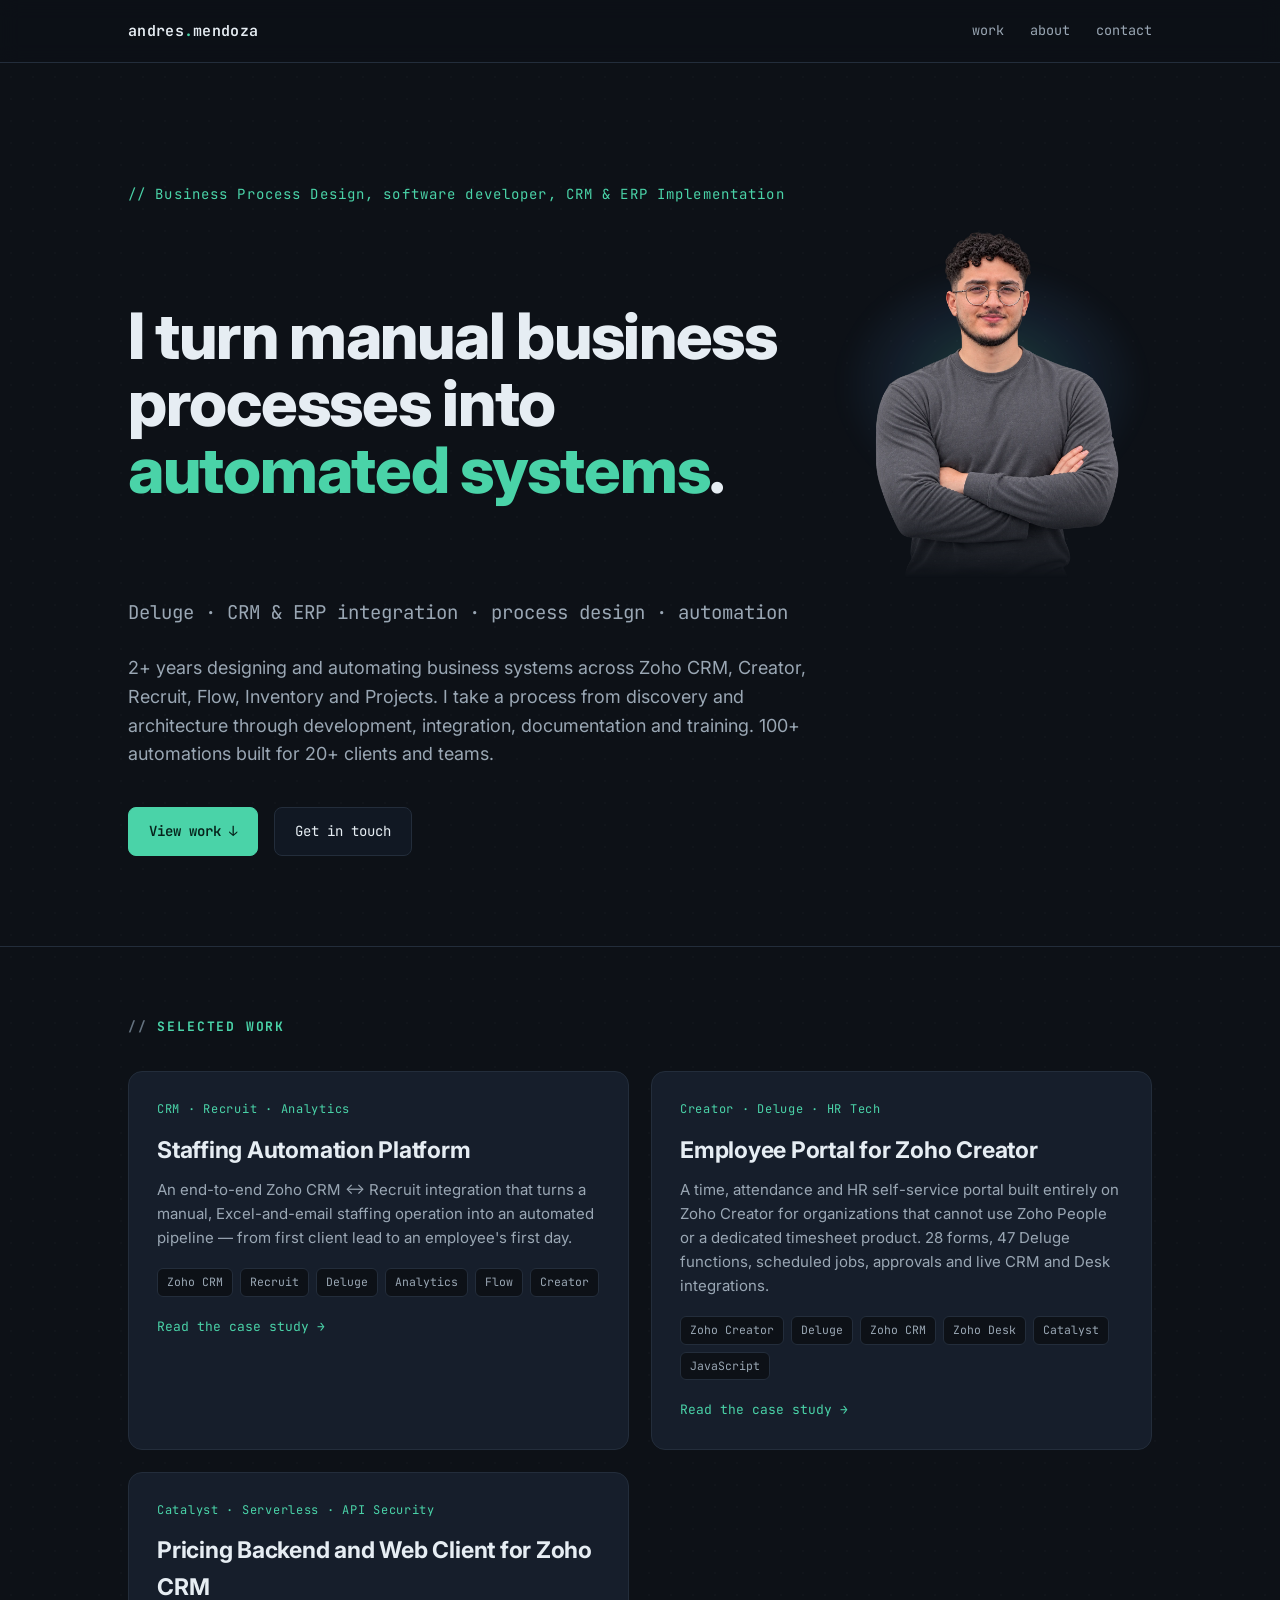
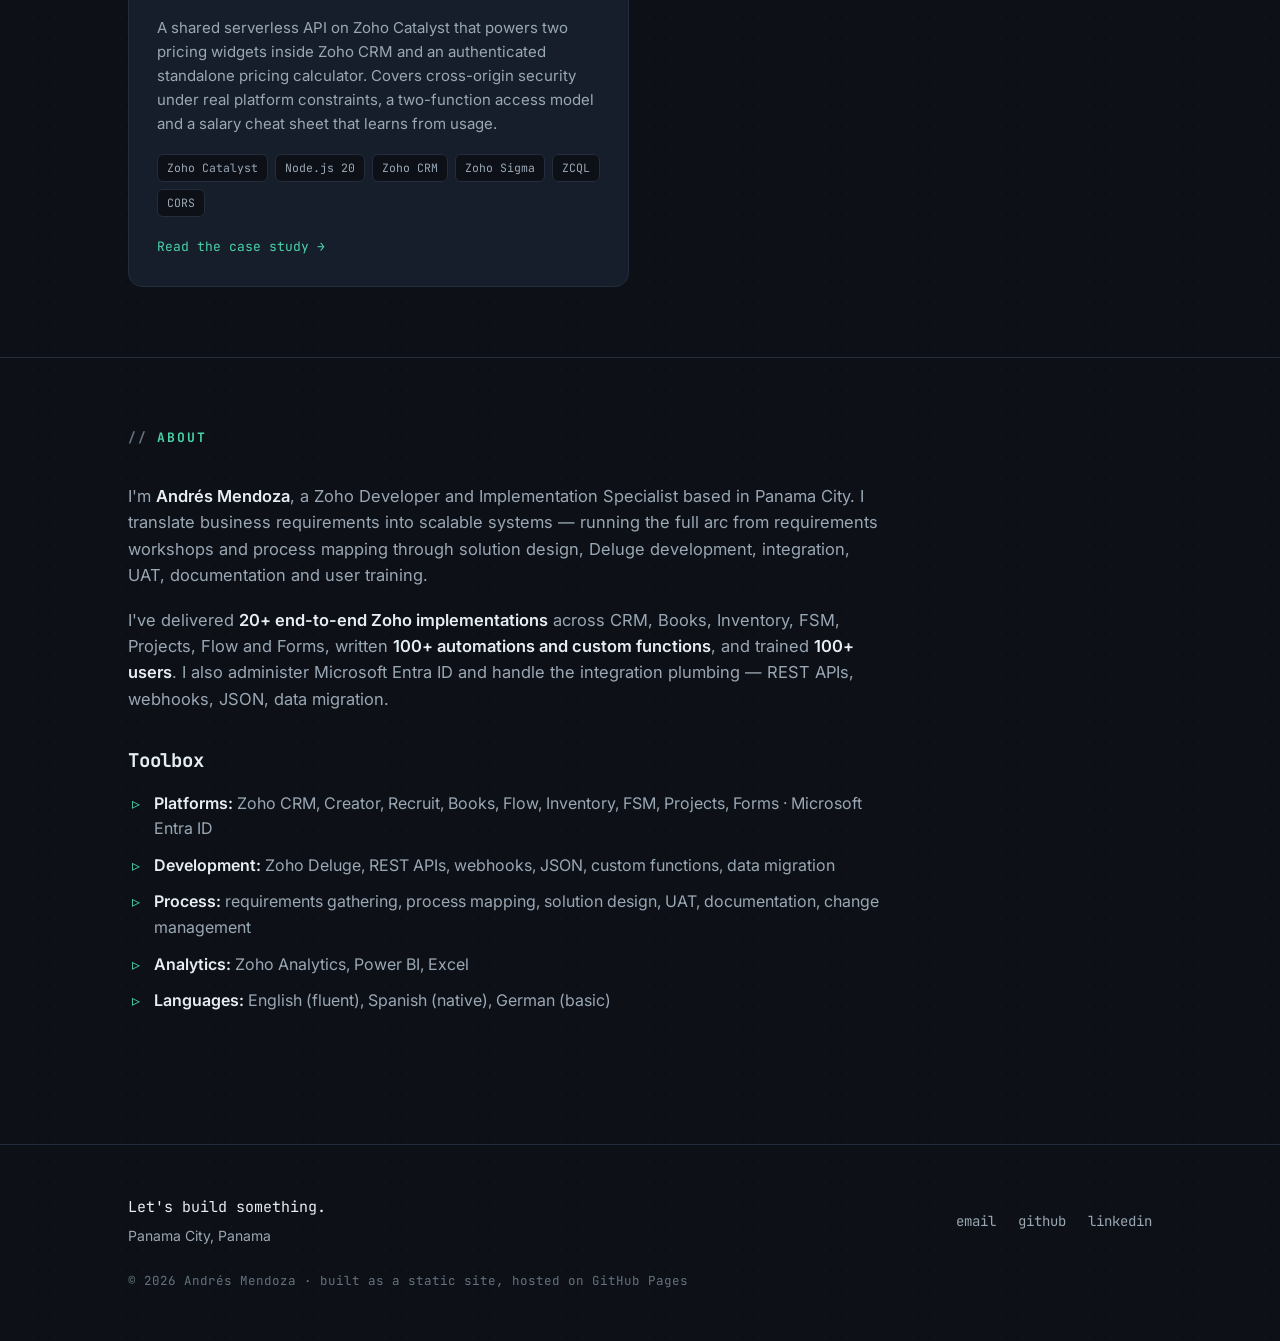
<file: index.html>
<!DOCTYPE html>
<html lang="en">
<head>
<meta charset="utf-8">
<meta name="viewport" content="width=device-width, initial-scale=1">
<title>Andrés Mendoza — Business Process Design, software developer, CRM & ERP Implementation</title>
<meta name="description" content="Andrés Mendoza — Zoho Developer & Implementation Specialist. Business systems, Deluge automation, CRM & ERP integration.">
<link rel="preconnect" href="https://fonts.googleapis.com">
<link rel="preconnect" href="https://fonts.gstatic.com" crossorigin>
<link href="https://fonts.googleapis.com/css2?family=Inter:wght@400;500;600;700;800&family=JetBrains+Mono:wght@400;500;600&display=swap" rel="stylesheet">
<link rel="stylesheet" href="assets/style.css">
<link rel="icon" href="data:image/svg+xml,<svg xmlns='http://www.w3.org/2000/svg' viewBox='0 0 100 100'><text y='.9em' font-size='90' font-family='monospace' fill='%234ad3a8'>&gt;</text></svg>">
</head>
<body>

<nav>
  <div class="wrap">
    <span class="brand">andres<span class="px">.</span>mendoza</span>
    <div class="links">
      <a href="#work">work</a>
      <a href="#about">about</a>
      <a href="#contact">contact</a>
    </div>
  </div>
</nav>

<header class="hero">
  <div class="wrap hero-grid">
    <div class="hero-photo">
      <img src="assets/img/andres-mendoza.webp" width="1199" height="1312" alt="Portrait of Andrés Mendoza" fetchpriority="high">
    </div>
    <div class="hero-text">
    <div class="kick mono">// Business Process Design, software developer, CRM & ERP Implementation</div>
    <h1>I turn manual business<br>processes into <span class="accent">automated systems</span>.</h1>
    <div class="role mono">Deluge · CRM &amp; ERP integration · process design · automation</div>
    <p class="lede">2+ years designing and automating business systems across Zoho CRM, Creator, Recruit, Flow, Inventory and Projects. I take a process from discovery and architecture through development, integration, documentation and training. 100+ automations built for 20+ clients and teams.</p>
    <div class="cta">
      <a class="btn primary" href="#work">View work ↓</a>
      <a class="btn" href="mailto:andresmendozaerna@gmail.com">Get in touch</a>
    </div>
    </div>
  </div>
</header>

<section class="sec" id="work">
  <div class="wrap">
    <h2>Selected work</h2>
    <div class="grid">

      <a class="card reveal" href="projects/staffing-automation.html">
        <div class="ptag mono">CRM · Recruit · Analytics</div>
        <h3>Staffing Automation Platform</h3>
        <p>An end-to-end Zoho CRM ↔ Recruit integration that turns a manual, Excel-and-email staffing operation into an automated pipeline — from first client lead to an employee's first day.</p>
        <div class="stack">
          <span class="chip">Zoho CRM</span>
          <span class="chip">Recruit</span>
          <span class="chip">Deluge</span>
          <span class="chip">Analytics</span>
          <span class="chip">Flow</span>
          <span class="chip">Creator</span>
        </div>
        <div class="arrow mono">Read the case study →</div>
      </a>

      <a class="card reveal" href="projects/employee-portal-zoho-creator.html">
        <div class="ptag mono">Creator · Deluge · HR Tech</div>
        <h3>Employee Portal for Zoho Creator</h3>
        <p>A time, attendance and HR self-service portal built entirely on Zoho Creator for organizations that cannot use Zoho People or a dedicated timesheet product. 28 forms, 47 Deluge functions, scheduled jobs, approvals and live CRM and Desk integrations.</p>
        <div class="stack">
          <span class="chip">Zoho Creator</span>
          <span class="chip">Deluge</span>
          <span class="chip">Zoho CRM</span>
          <span class="chip">Zoho Desk</span>
          <span class="chip">Catalyst</span>
          <span class="chip">JavaScript</span>
        </div>
        <div class="arrow mono">Read the case study →</div>
      </a>

      <a class="card reveal" href="projects/pricing-backend-zoho-catalyst.html">
        <div class="ptag mono">Catalyst · Serverless · API Security</div>
        <h3>Pricing Backend and Web Client for Zoho CRM</h3>
        <p>A shared serverless API on Zoho Catalyst that powers two pricing widgets inside Zoho CRM and an authenticated standalone pricing calculator. Covers cross-origin security under real platform constraints, a two-function access model and a salary cheat sheet that learns from usage.</p>
        <div class="stack">
          <span class="chip">Zoho Catalyst</span>
          <span class="chip">Node.js 20</span>
          <span class="chip">Zoho CRM</span>
          <span class="chip">Zoho Sigma</span>
          <span class="chip">ZCQL</span>
          <span class="chip">CORS</span>
        </div>
        <div class="arrow mono">Read the case study →</div>
      </a>

    </div>
  </div>
</section>

<section class="sec" id="about">
  <div class="wrap">
    <h2>About</h2>
    <div class="prose">
      <p>I'm <strong>Andrés Mendoza</strong>, a Zoho Developer and Implementation Specialist based in Panama City. I translate business requirements into scalable systems — running the full arc from requirements workshops and process mapping through solution design, Deluge development, integration, UAT, documentation and user training.</p>
      <p>I've delivered <strong>20+ end-to-end Zoho implementations</strong> across CRM, Books, Inventory, FSM, Projects, Flow and Forms, written <strong>100+ automations and custom functions</strong>, and trained <strong>100+ users</strong>. I also administer Microsoft Entra ID and handle the integration plumbing — REST APIs, webhooks, JSON, data migration.</p>
      <h3>Toolbox</h3>
      <ul>
        <li><strong>Platforms:</strong> Zoho CRM, Creator, Recruit, Books, Flow, Inventory, FSM, Projects, Forms · Microsoft Entra ID</li>
        <li><strong>Development:</strong> Zoho Deluge, REST APIs, webhooks, JSON, custom functions, data migration</li>
        <li><strong>Process:</strong> requirements gathering, process mapping, solution design, UAT, documentation, change management</li>
        <li><strong>Analytics:</strong> Zoho Analytics, Power BI, Excel</li>
        <li><strong>Languages:</strong> English (fluent), Spanish (native), German (basic)</li>
      </ul>
    </div>
  </div>
</section>

<footer id="contact">
  <div class="wrap">
    <div>
      <div class="mono" style="color:var(--text); font-size:15px; margin-bottom:6px;">Let's build something.</div>
      <div class="mute" style="font-size:14px;">Panama City, Panama</div>
    </div>
    <div class="links">
      <a href="mailto:andresmendozaerna@gmail.com">email</a>
      <a href="https://github.com/AndresDarioMendoza2910" target="_blank" rel="noopener">github</a>
      <a href="https://www.linkedin.com/in/andr%C3%A9s-dar%C3%ADo-mendoza-bernal-420b4b1bb/" target="_blank" rel="noopener">linkedin</a>
    </div>
  </div>
  <div class="wrap"><div class="copy mono" style="margin-top:24px;">© 2026 Andrés Mendoza · built as a static site, hosted on GitHub Pages</div></div>
</footer>

<script>
// scroll reveal
const io=new IntersectionObserver((es)=>{es.forEach(e=>{if(e.isIntersecting){e.target.classList.add('in');io.unobserve(e.target);}})},{threshold:.15});
document.querySelectorAll('.reveal').forEach(el=>io.observe(el));
</script>
</body>
</html>
</file>
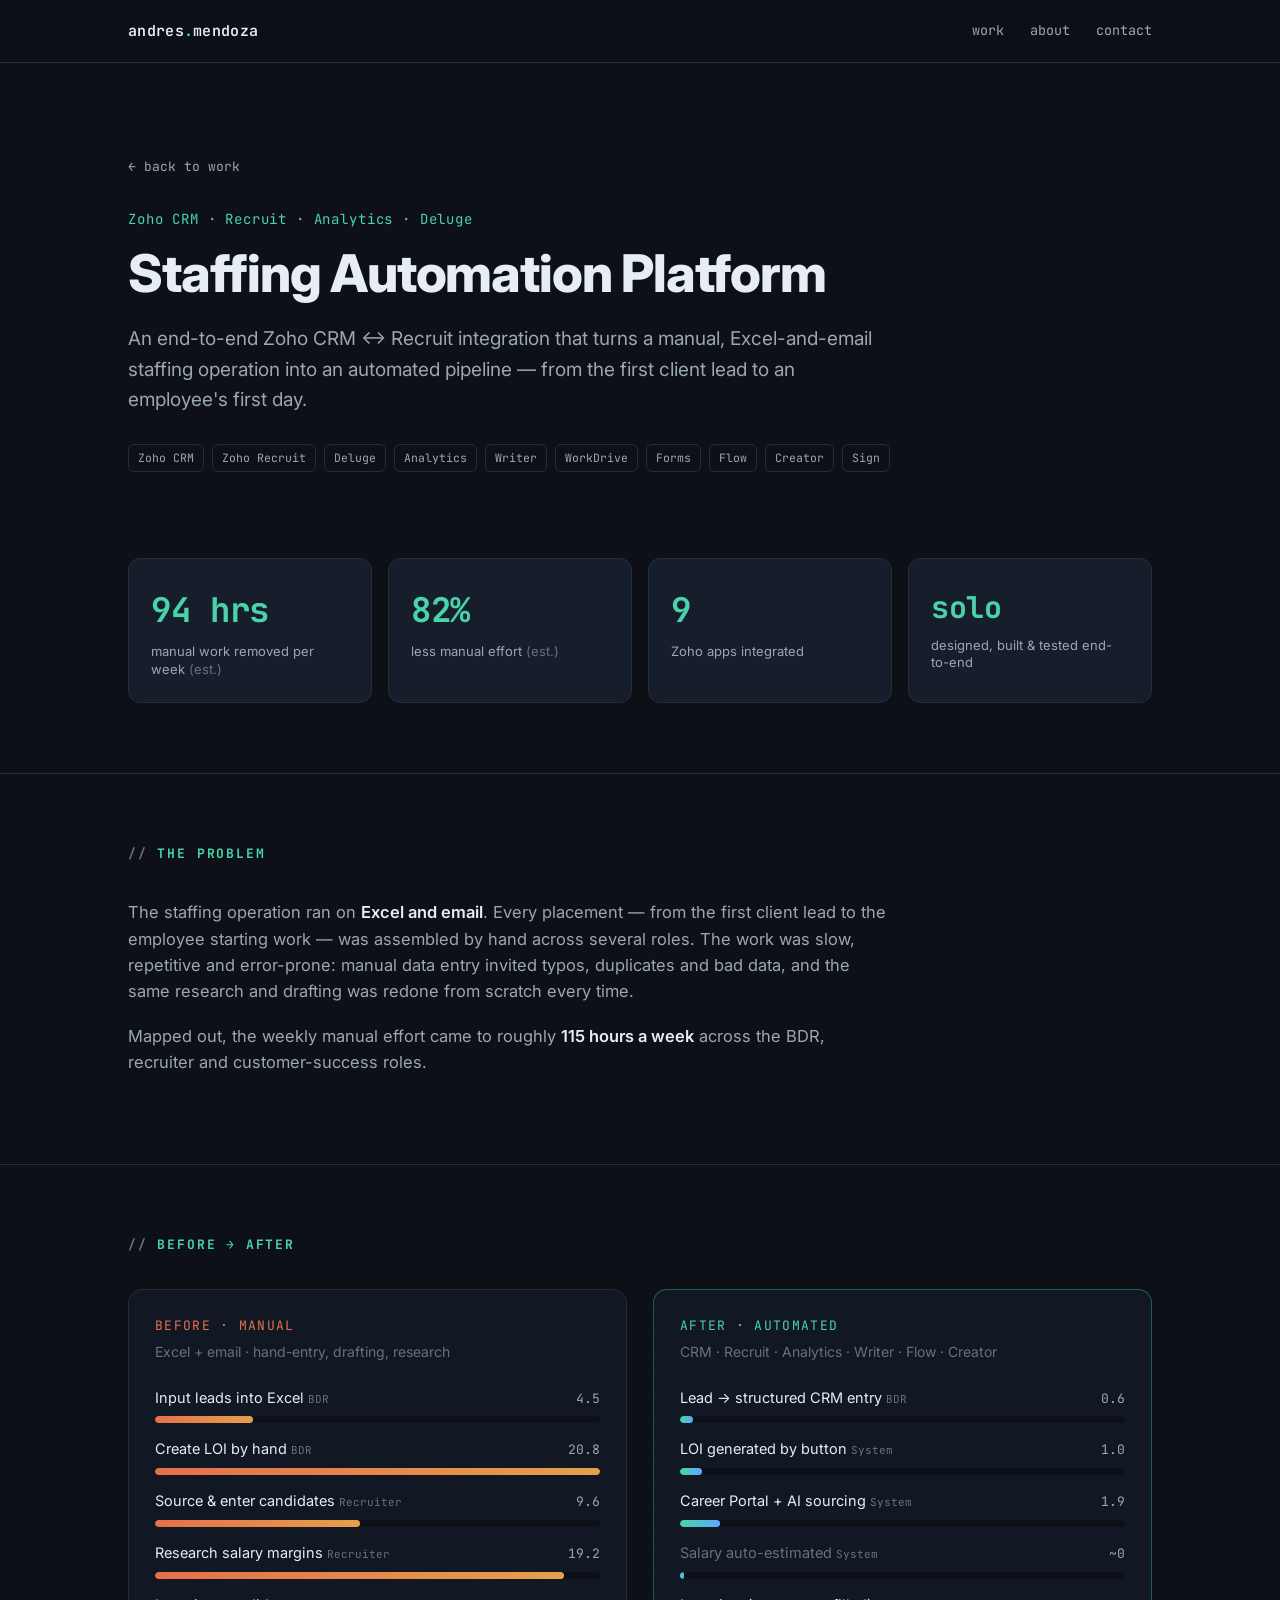
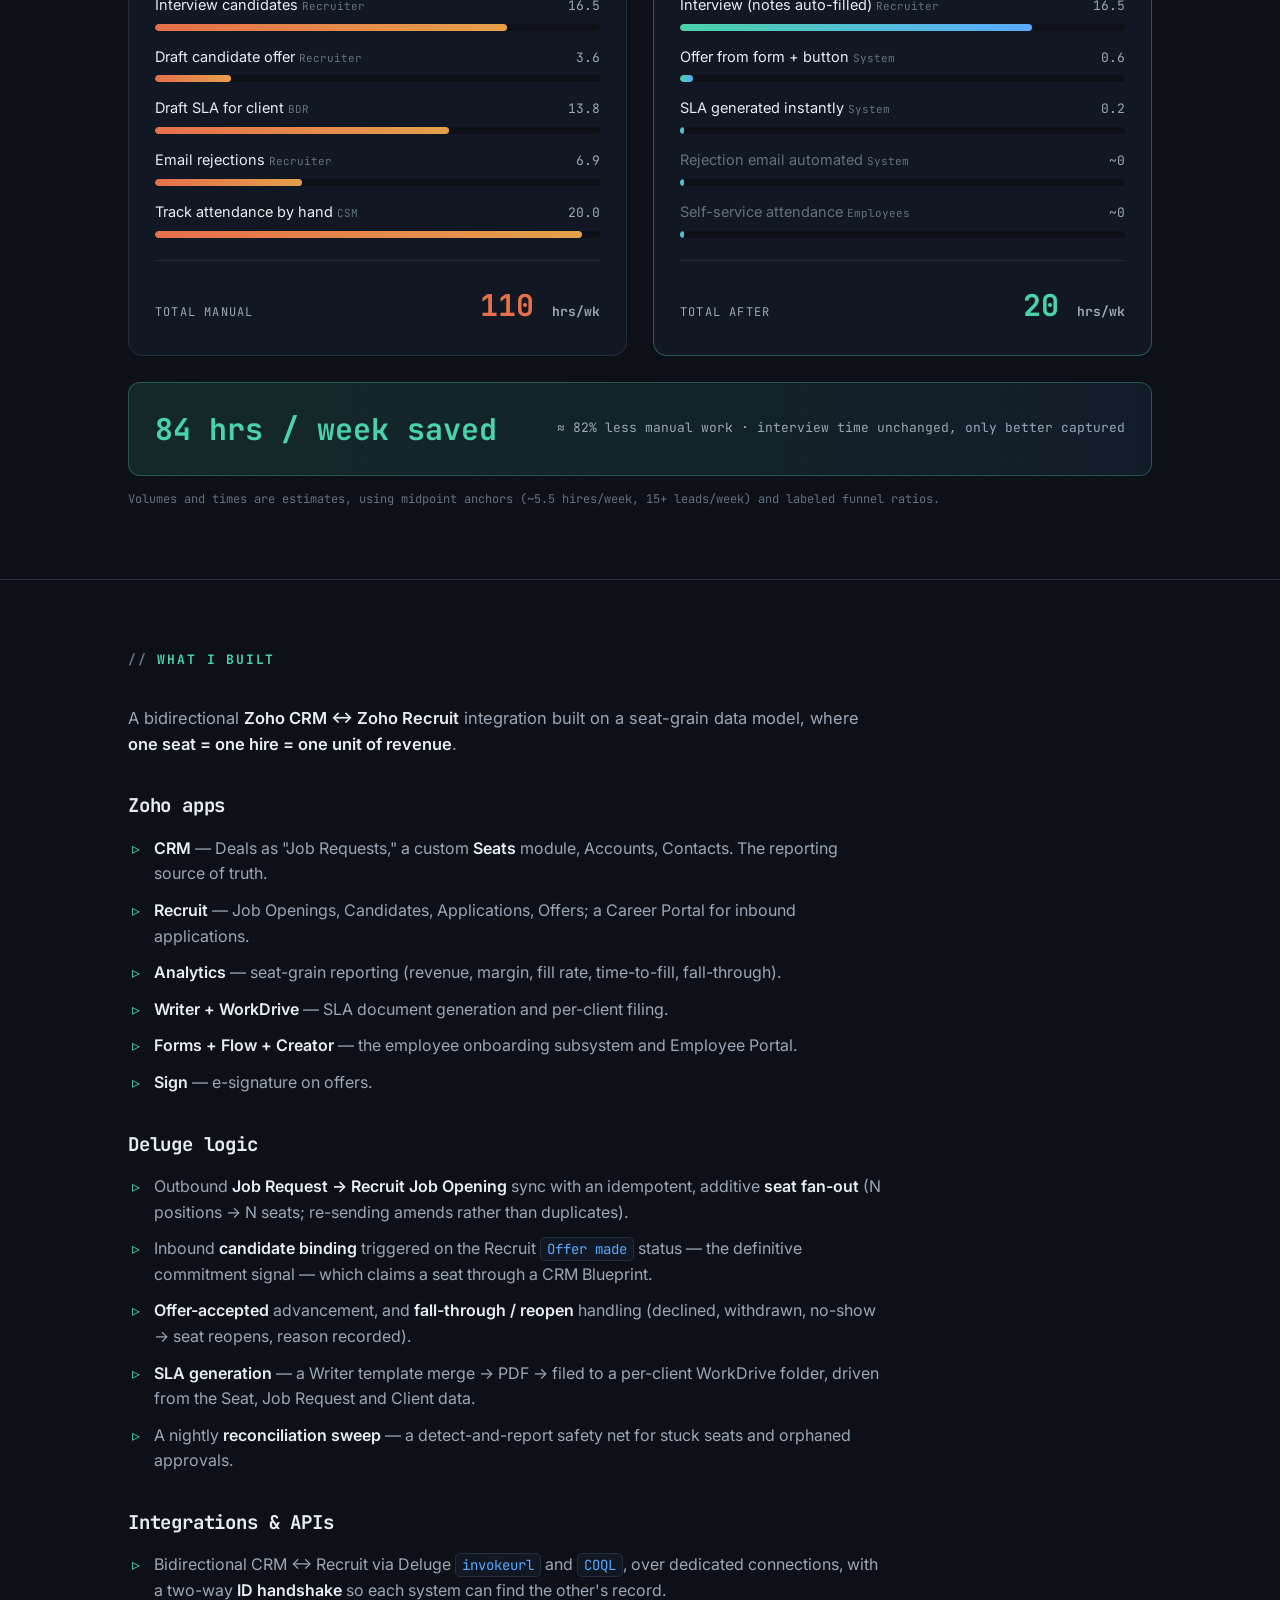
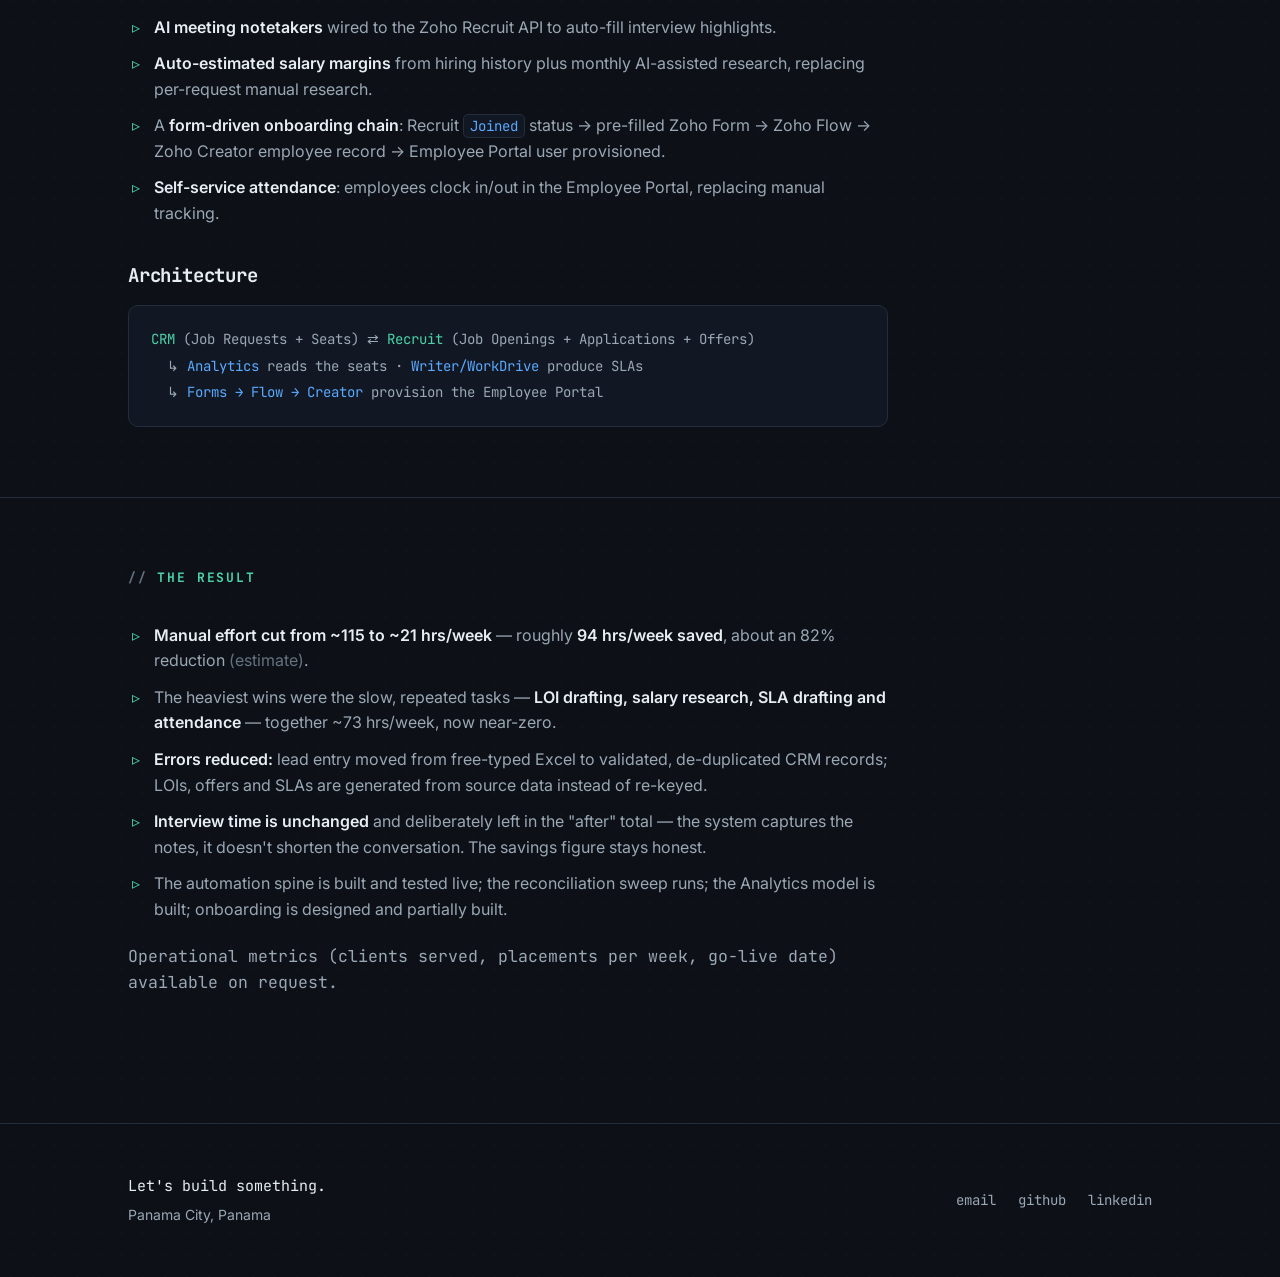
<file: projects/staffing-automation.html>
<!DOCTYPE html>
<html lang="en">
<head>
<meta charset="utf-8">
<meta name="viewport" content="width=device-width, initial-scale=1">
<title>Staffing Automation Platform — Andrés Mendoza</title>
<meta name="description" content="Case study: a Zoho CRM ↔ Recruit staffing automation that cut ~94 hours/week of manual work.">
<link rel="preconnect" href="https://fonts.googleapis.com">
<link rel="preconnect" href="https://fonts.gstatic.com" crossorigin>
<link href="https://fonts.googleapis.com/css2?family=Inter:wght@400;500;600;700;800&family=JetBrains+Mono:wght@400;500;600&display=swap" rel="stylesheet">
<link rel="stylesheet" href="../assets/style.css">
<link rel="icon" href="data:image/svg+xml,<svg xmlns='http://www.w3.org/2000/svg' viewBox='0 0 100 100'><text y='.9em' font-size='90' font-family='monospace' fill='%234ad3a8'>&gt;</text></svg>">
</head>
<body>

<nav>
  <div class="wrap">
    <a class="brand" href="../index.html" style="text-decoration:none;">andres<span class="px">.</span>mendoza</a>
    <div class="links">
      <a href="../index.html#work">work</a>
      <a href="../index.html#about">about</a>
      <a href="../index.html#contact">contact</a>
    </div>
  </div>
</nav>

<header class="cs-hero">
  <div class="wrap">
    <a class="back mono" href="../index.html">← back to work</a>
    <div class="ptag mono">Zoho CRM · Recruit · Analytics · Deluge</div>
    <h1>Staffing Automation Platform</h1>
    <p class="sub">An end-to-end Zoho CRM ↔ Recruit integration that turns a manual, Excel-and-email staffing operation into an automated pipeline — from the first client lead to an employee's first day.</p>
    <div class="stack">
      <span class="chip">Zoho CRM</span><span class="chip">Zoho Recruit</span><span class="chip">Deluge</span>
      <span class="chip">Analytics</span><span class="chip">Writer</span><span class="chip">WorkDrive</span>
      <span class="chip">Forms</span><span class="chip">Flow</span><span class="chip">Creator</span><span class="chip">Sign</span>
    </div>
  </div>
</header>

<section class="sec" style="border-top:none; padding-top:20px;">
  <div class="wrap">
    <div class="stats">
      <div class="stat"><div class="num" data-count="94" data-suffix=" hrs">0 hrs</div><div class="lab">manual work removed per week <span class="dim">(est.)</span></div></div>
      <div class="stat"><div class="num" data-count="82" data-suffix="%">0%</div><div class="lab">less manual effort <span class="dim">(est.)</span></div></div>
      <div class="stat"><div class="num" data-count="9" data-suffix="">0</div><div class="lab">Zoho apps integrated</div></div>
      <div class="stat"><div class="num mono" style="font-size:30px;">solo</div><div class="lab">designed, built &amp; tested end-to-end</div></div>
    </div>
  </div>
</section>

<!-- PROBLEM -->
<section class="sec">
  <div class="wrap">
    <h2>The problem</h2>
    <div class="prose">
      <p>The staffing operation ran on <strong>Excel and email</strong>. Every placement — from the first client lead to the employee starting work — was assembled by hand across several roles. The work was slow, repetitive and error-prone: manual data entry invited typos, duplicates and bad data, and the same research and drafting was redone from scratch every time.</p>
      <p>Mapped out, the weekly manual effort came to roughly <strong>115 hours a week</strong> across the BDR, recruiter and customer-success roles.</p>
    </div>
  </div>
</section>

<!-- BEFORE / AFTER -->
<section class="sec">
  <div class="wrap">
    <h2>Before → after</h2>
    <div class="ba">

      <!-- BEFORE -->
      <div class="ba-col before reveal">
        <div class="btitle">Before · manual</div>
        <div class="bsub">Excel + email · hand-entry, drafting, research</div>
        <div class="step"><div class="top"><span class="name">Input leads into Excel <span class="who">BDR</span></span><span class="hrs">4.5</span></div><div class="bar"><span data-w="22"></span></div></div>
        <div class="step"><div class="top"><span class="name">Create LOI by hand <span class="who">BDR</span></span><span class="hrs">20.8</span></div><div class="bar"><span data-w="100"></span></div></div>
        <div class="step"><div class="top"><span class="name">Source &amp; enter candidates <span class="who">Recruiter</span></span><span class="hrs">9.6</span></div><div class="bar"><span data-w="46"></span></div></div>
        <div class="step"><div class="top"><span class="name">Research salary margins <span class="who">Recruiter</span></span><span class="hrs">19.2</span></div><div class="bar"><span data-w="92"></span></div></div>
        <div class="step"><div class="top"><span class="name">Interview candidates <span class="who">Recruiter</span></span><span class="hrs">16.5</span></div><div class="bar"><span data-w="79"></span></div></div>
        <div class="step"><div class="top"><span class="name">Draft candidate offer <span class="who">Recruiter</span></span><span class="hrs">3.6</span></div><div class="bar"><span data-w="17"></span></div></div>
        <div class="step"><div class="top"><span class="name">Draft SLA for client <span class="who">BDR</span></span><span class="hrs">13.8</span></div><div class="bar"><span data-w="66"></span></div></div>
        <div class="step"><div class="top"><span class="name">Email rejections <span class="who">Recruiter</span></span><span class="hrs">6.9</span></div><div class="bar"><span data-w="33"></span></div></div>
        <div class="step"><div class="top"><span class="name">Track attendance by hand <span class="who">CSM</span></span><span class="hrs">20.0</span></div><div class="bar"><span data-w="96"></span></div></div>
        <div class="ba-total"><span class="t-lab">Total manual</span><span class="t-num"><span data-count="115" data-suffix="">0</span> <span style="font-size:13px; color:var(--mute);">hrs/wk</span></span></div>
      </div>

      <!-- AFTER -->
      <div class="ba-col after reveal">
        <div class="btitle">After · automated</div>
        <div class="bsub">CRM · Recruit · Analytics · Writer · Flow · Creator</div>
        <div class="step"><div class="top"><span class="name">Lead → structured CRM entry <span class="who">BDR</span></span><span class="hrs">0.6</span></div><div class="bar"><span data-w="3"></span></div></div>
        <div class="step"><div class="top"><span class="name">LOI generated by button <span class="who">System</span></span><span class="hrs">1.0</span></div><div class="bar"><span data-w="5"></span></div></div>
        <div class="step"><div class="top"><span class="name">Career Portal + AI sourcing <span class="who">System</span></span><span class="hrs">1.9</span></div><div class="bar"><span data-w="9"></span></div></div>
        <div class="step zero"><div class="top"><span class="name">Salary auto-estimated <span class="who">System</span></span><span class="hrs">~0</span></div><div class="bar"><span data-w="1"></span></div></div>
        <div class="step"><div class="top"><span class="name">Interview (notes auto-filled) <span class="who">Recruiter</span></span><span class="hrs">16.5</span></div><div class="bar"><span data-w="79"></span></div></div>
        <div class="step"><div class="top"><span class="name">Offer from form + button <span class="who">System</span></span><span class="hrs">0.6</span></div><div class="bar"><span data-w="3"></span></div></div>
        <div class="step"><div class="top"><span class="name">SLA generated instantly <span class="who">System</span></span><span class="hrs">0.2</span></div><div class="bar"><span data-w="1"></span></div></div>
        <div class="step zero"><div class="top"><span class="name">Rejection email automated <span class="who">System</span></span><span class="hrs">~0</span></div><div class="bar"><span data-w="1"></span></div></div>
        <div class="step zero"><div class="top"><span class="name">Self-service attendance <span class="who">Employees</span></span><span class="hrs">~0</span></div><div class="bar"><span data-w="1"></span></div></div>
        <div class="ba-total"><span class="t-lab">Total after</span><span class="t-num"><span data-count="21" data-suffix="">0</span> <span style="font-size:13px; color:var(--mute);">hrs/wk</span></span></div>
      </div>

    </div>

    <div class="saved-band reveal">
      <span class="big"><span data-count="94" data-suffix="">0</span> hrs / week saved</span>
      <span class="lab">≈ 82% less manual work · interview time unchanged, only better captured</span>
    </div>
    <div class="note">Volumes and times are estimates, using midpoint anchors (~5.5 hires/week, 15+ leads/week) and labeled funnel ratios.</div>
  </div>
</section>

<!-- WHAT I BUILT -->
<section class="sec">
  <div class="wrap">
    <h2>What I built</h2>
    <div class="prose">
      <p>A bidirectional <strong>Zoho CRM ↔ Zoho Recruit</strong> integration built on a seat-grain data model, where <strong>one seat = one hire = one unit of revenue</strong>.</p>

      <h3>Zoho apps</h3>
      <ul>
        <li><strong>CRM</strong> — Deals as "Job Requests," a custom <strong>Seats</strong> module, Accounts, Contacts. The reporting source of truth.</li>
        <li><strong>Recruit</strong> — Job Openings, Candidates, Applications, Offers; a Career Portal for inbound applications.</li>
        <li><strong>Analytics</strong> — seat-grain reporting (revenue, margin, fill rate, time-to-fill, fall-through).</li>
        <li><strong>Writer + WorkDrive</strong> — SLA document generation and per-client filing.</li>
        <li><strong>Forms + Flow + Creator</strong> — the employee onboarding subsystem and Employee Portal.</li>
        <li><strong>Sign</strong> — e-signature on offers.</li>
      </ul>

      <h3>Deluge logic</h3>
      <ul>
        <li>Outbound <strong>Job Request → Recruit Job Opening</strong> sync with an idempotent, additive <strong>seat fan-out</strong> (N positions → N seats; re-sending amends rather than duplicates).</li>
        <li>Inbound <strong>candidate binding</strong> triggered on the Recruit <code>Offer made</code> status — the definitive commitment signal — which claims a seat through a CRM Blueprint.</li>
        <li><strong>Offer-accepted</strong> advancement, and <strong>fall-through / reopen</strong> handling (declined, withdrawn, no-show → seat reopens, reason recorded).</li>
        <li><strong>SLA generation</strong> — a Writer template merge → PDF → filed to a per-client WorkDrive folder, driven from the Seat, Job Request and Client data.</li>
        <li>A nightly <strong>reconciliation sweep</strong> — a detect-and-report safety net for stuck seats and orphaned approvals.</li>
      </ul>

      <h3>Integrations &amp; APIs</h3>
      <ul>
        <li>Bidirectional CRM ↔ Recruit via Deluge <code>invokeurl</code> and <code>COQL</code>, over dedicated connections, with a two-way <strong>ID handshake</strong> so each system can find the other's record.</li>
        <li><strong>AI meeting notetakers</strong> wired to the Zoho Recruit API to auto-fill interview highlights.</li>
        <li><strong>Auto-estimated salary margins</strong> from hiring history plus monthly AI-assisted research, replacing per-request manual research.</li>
        <li>A <strong>form-driven onboarding chain</strong>: Recruit <code>Joined</code> status → pre-filled Zoho Form → Zoho Flow → Zoho Creator employee record → Employee Portal user provisioned.</li>
        <li><strong>Self-service attendance</strong>: employees clock in/out in the Employee Portal, replacing manual tracking.</li>
      </ul>

      <h3>Architecture</h3>
      <div class="arch"><span class="n">CRM</span> (Job Requests + Seats) ⇄ <span class="n">Recruit</span> (Job Openings + Applications + Offers)<br>&nbsp;&nbsp;↳ <span class="a">Analytics</span> reads the seats · <span class="a">Writer/WorkDrive</span> produce SLAs<br>&nbsp;&nbsp;↳ <span class="a">Forms → Flow → Creator</span> provision the Employee Portal</div>
    </div>
  </div>
</section>

<!-- RESULT -->
<section class="sec">
  <div class="wrap">
    <h2>The result</h2>
    <div class="prose">
      <ul>
        <li><strong>Manual effort cut from ~115 to ~21 hrs/week</strong> — roughly <strong>94 hrs/week saved</strong>, about an 82% reduction <span class="dim">(estimate)</span>.</li>
        <li>The heaviest wins were the slow, repeated tasks — <strong>LOI drafting, salary research, SLA drafting and attendance</strong> — together ~73 hrs/week, now near-zero.</li>
        <li><strong>Errors reduced:</strong> lead entry moved from free-typed Excel to validated, de-duplicated CRM records; LOIs, offers and SLAs are generated from source data instead of re-keyed.</li>
        <li><strong>Interview time is unchanged</strong> and deliberately left in the "after" total — the system captures the notes, it doesn't shorten the conversation. The savings figure stays honest.</li>
        <li>The automation spine is built and tested live; the reconciliation sweep runs; the Analytics model is built; onboarding is designed and partially built.</li>
      </ul>
      <p class="note">Operational metrics (clients served, placements per week, go-live date) available on request.</p>
    </div>
  </div>
</section>

<footer id="contact">
  <div class="wrap">
    <div>
      <div class="mono" style="color:var(--text); font-size:15px; margin-bottom:6px;">Let's build something.</div>
      <div class="mute" style="font-size:14px;">Panama City, Panama</div>
    </div>
    <div class="links">
      <a href="mailto:andresmendozaerna@gmail.com">email</a>
      <a href="https://github.com/AndresDarioMendoza2910" target="_blank" rel="noopener">github</a>
      <a href="https://www.linkedin.com/in/andr%C3%A9s-dar%C3%ADo-mendoza-bernal-420b4b1bb/" target="_blank" rel="noopener">linkedin</a>
    </div>
  </div>
</footer>

<script>
// scroll reveal + count-up + bar grow
const seen=new WeakSet();
function countUp(el){
  const target=parseFloat(el.dataset.count), suf=el.dataset.suffix||"";
  const dur=1100, t0=performance.now();
  function tick(t){
    const p=Math.min(1,(t-t0)/dur), e=1-Math.pow(1-p,3);
    el.textContent=Math.round(target*e)+suf;
    if(p<1) requestAnimationFrame(tick); else el.textContent=target+suf;
  }
  requestAnimationFrame(tick);
}
const io=new IntersectionObserver((es)=>{
  es.forEach(e=>{
    if(e.isIntersecting){
      e.target.classList.add('in');
      e.target.querySelectorAll('[data-count]').forEach(c=>{ if(!seen.has(c)){seen.add(c);countUp(c);} });
      e.target.querySelectorAll('.bar span').forEach(b=>{ b.style.width=(b.dataset.w||0)+'%'; });
      io.unobserve(e.target);
    }
  });
},{threshold:.2});
document.querySelectorAll('.reveal, .stats, .ba-col').forEach(el=>io.observe(el));
// stats band counts (not .reveal) -> observe separately handled above
document.querySelectorAll('.stat [data-count]').forEach(c=>{
  const o=new IntersectionObserver((es)=>{es.forEach(e=>{if(e.isIntersecting&&!seen.has(c)){seen.add(c);countUp(c);o.unobserve(c);}})},{threshold:.5});
  o.observe(c);
});
</script>
</body>
</html>
</file>
<file: assets/style.css>
/* ============================================================
   Andrés Mendoza — Portfolio.  Dark developer aesthetic.
   ============================================================ */
:root{
  --bg:#0d1117;            /* deep slate */
  --bg2:#111823;          /* panel */
  --bg3:#161e2b;          /* raised card */
  --line:#232d3b;
  --text:#e6edf3;
  --mute:#9aa7b4;
  --dim:#64727f;
  --accent:#4ad3a8;       /* teal-green accent */
  --accent2:#5aa9ff;      /* blue secondary */
  --warn:#e5a04a;
  --red:#e5704a;
  --mono:'JetBrains Mono','SFMono-Regular',Menlo,Consolas,'Liberation Mono',monospace;
  --sans:'Inter',-apple-system,BlinkMacSystemFont,'Segoe UI',Roboto,sans-serif;
  --maxw:1080px;
}
*{margin:0;padding:0;box-sizing:border-box;}
html{scroll-behavior:smooth;}
body{
  background:var(--bg); color:var(--text); font-family:var(--sans);
  line-height:1.6; -webkit-font-smoothing:antialiased;
  background-image:radial-gradient(rgba(255,255,255,.015) 1px, transparent 1px);
  background-size:22px 22px;
}
a{color:var(--accent); text-decoration:none;}
a:hover{text-decoration:underline;}
.wrap{max-width:var(--maxw); margin:0 auto; padding:0 28px;}
.mono{font-family:var(--mono);}
.dim{color:var(--dim);}
.mute{color:var(--mute);}

/* ---- top nav ---- */
nav{position:sticky; top:0; z-index:50; background:rgba(13,17,23,.82); backdrop-filter:blur(10px); border-bottom:1px solid var(--line);}
nav .wrap{display:flex; justify-content:space-between; align-items:center; height:62px;}
nav .brand{font-family:var(--mono); font-weight:600; color:var(--text); font-size:15px; letter-spacing:.02em;}
nav .brand .px{color:var(--accent);}
nav .links{display:flex; gap:26px; font-family:var(--mono); font-size:13.5px;}
nav .links a{color:var(--mute);} nav .links a:hover{color:var(--accent); text-decoration:none;}

/* ---- hero ---- */
.hero{padding:120px 0 90px;}
.hero .kick{font-family:var(--mono); color:var(--accent); font-size:14px; letter-spacing:.08em; margin-bottom:22px;}
.hero h1{font-size:clamp(38px,6vw,64px); line-height:1.05; font-weight:800; letter-spacing:-.02em;}
.hero h1 .accent{color:var(--accent);}
.hero .role{font-family:var(--mono); color:var(--mute); font-size:clamp(15px,2.2vw,19px); margin-top:20px;}
.hero p.lede{color:var(--mute); font-size:18px; margin-top:26px; max-width:680px;}
.hero .cta{margin-top:38px; display:flex; gap:16px; flex-wrap:wrap;}
.btn{font-family:var(--mono); font-size:14px; padding:12px 20px; border-radius:8px; border:1px solid var(--line); color:var(--text); background:var(--bg2); transition:.15s;}
.btn:hover{border-color:var(--accent); color:var(--accent); text-decoration:none; transform:translateY(-1px);}
.btn.primary{background:var(--accent); color:#06231b; border-color:var(--accent); font-weight:600;}
.btn.primary:hover{background:#5fe0b7; color:#06231b;}

/* ---- section heads ---- */
.sec{padding:70px 0; border-top:1px solid var(--line);}
.sec h2{font-size:13px; font-family:var(--mono); color:var(--accent); letter-spacing:.14em; text-transform:uppercase; margin-bottom:34px;}
.sec h2::before{content:"// "; color:var(--dim);}

/* ---- project cards grid ---- */
.grid{display:grid; grid-template-columns:1fr; gap:22px;}
@media(min-width:720px){ .grid{grid-template-columns:1fr 1fr;} }
.card{display:block; background:var(--bg3); border:1px solid var(--line); border-radius:14px; padding:28px; transition:.18s; color:var(--text);}
.card:hover{border-color:var(--accent); transform:translateY(-3px); text-decoration:none; box-shadow:0 10px 40px -20px rgba(74,211,168,.4);}
.card .ptag{font-family:var(--mono); font-size:12px; color:var(--accent); letter-spacing:.06em;}
.card h3{font-size:23px; margin:12px 0 10px; letter-spacing:-.01em;}
.card p{color:var(--mute); font-size:15px;}
.card .stack{margin-top:18px; display:flex; flex-wrap:wrap; gap:7px;}
.chip{font-family:var(--mono); font-size:11.5px; color:var(--mute); background:var(--bg); border:1px solid var(--line); padding:4px 9px; border-radius:6px;}
.card .arrow{margin-top:20px; font-family:var(--mono); font-size:13px; color:var(--accent);}
.card.soon{opacity:.5; pointer-events:none;}
.card.soon:hover{transform:none; border-color:var(--line); box-shadow:none;}

/* ---- footer ---- */
footer{border-top:1px solid var(--line); padding:50px 0; margin-top:40px;}
footer .wrap{display:flex; justify-content:space-between; flex-wrap:wrap; gap:20px; align-items:center;}
footer .links{display:flex; gap:22px; font-family:var(--mono); font-size:14px;}
footer .links a{color:var(--mute);} footer .links a:hover{color:var(--accent);}
footer .copy{font-family:var(--mono); font-size:12.5px; color:var(--dim);}

/* ============================================================
   CASE STUDY page
   ============================================================ */
.cs-hero{padding:90px 0 50px;}
.cs-hero .back{font-family:var(--mono); font-size:13px; color:var(--mute); margin-bottom:30px; display:inline-block;}
.cs-hero .ptag{font-family:var(--mono); color:var(--accent); font-size:14px; letter-spacing:.06em;}
.cs-hero h1{font-size:clamp(34px,5vw,52px); line-height:1.08; font-weight:800; letter-spacing:-.02em; margin-top:16px;}
.cs-hero .sub{color:var(--mute); font-size:19px; margin-top:22px; max-width:760px;}
.cs-hero .stack{margin-top:28px; display:flex; flex-wrap:wrap; gap:8px;}

/* stat band */
.stats{display:grid; grid-template-columns:1fr 1fr; gap:16px; margin:16px 0 0;}
@media(min-width:720px){ .stats{grid-template-columns:repeat(4,1fr);} }
.stat{background:var(--bg3); border:1px solid var(--line); border-radius:12px; padding:24px 22px;}
.stat .num{font-family:var(--mono); font-size:34px; font-weight:700; color:var(--accent); letter-spacing:-.01em;}
.stat .lab{font-size:13px; color:var(--mute); margin-top:6px; line-height:1.35;}

/* prose */
.prose{max-width:760px;}
.prose p{color:var(--mute); margin:0 0 18px; font-size:16.5px;}
.prose strong{color:var(--text); font-weight:600;}
.prose ul{margin:0 0 20px; padding-left:0; list-style:none;}
.prose ul li{color:var(--mute); margin:0 0 11px; padding-left:26px; position:relative; font-size:16px;}
.prose ul li::before{content:"▹"; color:var(--accent); position:absolute; left:4px;}
.prose h3{font-size:19px; margin:34px 0 14px; color:var(--text); font-family:var(--mono); letter-spacing:-.01em;}
.prose code{font-family:var(--mono); font-size:14px; background:var(--bg2); border:1px solid var(--line); padding:2px 6px; border-radius:5px; color:var(--accent2);}

/* ---- before/after native diagram ---- */
.ba{display:grid; grid-template-columns:1fr; gap:26px; margin-top:10px;}
@media(min-width:860px){ .ba{grid-template-columns:1fr 1fr;} }
.ba-col{background:var(--bg2); border:1px solid var(--line); border-radius:14px; padding:26px;}
.ba-col.after{border-color:rgba(74,211,168,.35);}
.ba-col .btitle{font-family:var(--mono); font-size:13px; letter-spacing:.1em; text-transform:uppercase; margin-bottom:4px;}
.ba-col.before .btitle{color:var(--red);}
.ba-col.after .btitle{color:var(--accent);}
.ba-col .bsub{font-size:14px; color:var(--dim); margin-bottom:22px;}
.step{margin-bottom:14px;}
.step .top{display:flex; justify-content:space-between; align-items:baseline; gap:10px;}
.step .name{font-size:14.5px; color:var(--text);}
.step .who{font-family:var(--mono); font-size:11px; color:var(--dim);}
.step .hrs{font-family:var(--mono); font-size:13px; color:var(--mute); flex:0 0 auto;}
.bar{height:7px; background:var(--bg); border-radius:4px; margin-top:7px; overflow:hidden;}
.bar span{display:block; height:100%; width:0; border-radius:4px; transition:width 1.1s cubic-bezier(.2,.8,.2,1);}
.before .bar span{background:linear-gradient(90deg,#e5704a,#e5a04a);}
.after .bar span{background:linear-gradient(90deg,#4ad3a8,#5aa9ff);}
.step.zero .name{color:var(--dim);}
.ba-total{margin-top:22px; padding-top:20px; border-top:1px solid var(--line); display:flex; justify-content:space-between; align-items:baseline;}
.ba-total .t-lab{font-family:var(--mono); font-size:12px; letter-spacing:.1em; text-transform:uppercase; color:var(--mute);}
.ba-total .t-num{font-family:var(--mono); font-size:30px; font-weight:700;}
.before .ba-total .t-num{color:var(--red);}
.after .ba-total .t-num{color:var(--accent);}
.saved-band{margin-top:26px; background:linear-gradient(90deg, rgba(74,211,168,.12), rgba(90,169,255,.08)); border:1px solid rgba(74,211,168,.3); border-radius:12px; padding:22px 26px; display:flex; justify-content:space-between; align-items:center; flex-wrap:wrap; gap:12px;}
.saved-band .big{font-family:var(--mono); font-size:30px; font-weight:700; color:var(--accent);}
.saved-band .lab{font-family:var(--mono); font-size:13px; color:var(--mute);}

/* scroll reveal */
.reveal{opacity:0; transform:translateY(18px); transition:opacity .6s ease, transform .6s ease;}
.reveal.in{opacity:1; transform:none;}

.note{font-family:var(--mono); font-size:12px; color:var(--dim); margin-top:14px;}
.arch{font-family:var(--mono); font-size:14px; color:var(--mute); background:var(--bg2); border:1px solid var(--line); border-radius:10px; padding:20px 22px; line-height:1.9; overflow-x:auto;}
.arch .n{color:var(--accent);} .arch .a{color:var(--accent2);}

/* ============================================================
   CASE STUDY extras (feature columns, highlight grid, code, diagrams, tables)
   ============================================================ */
.stats.wide{grid-template-columns:1fr 1fr;}
@media(min-width:720px){ .stats.wide{grid-template-columns:repeat(4,1fr);} }
.cols3{display:grid; grid-template-columns:1fr; gap:22px;}
@media(min-width:900px){ .cols3{grid-template-columns:repeat(3,1fr);} }
.panel{background:var(--bg2); border:1px solid var(--line); border-radius:14px; padding:26px;}
.panel .btitle{font-family:var(--mono); font-size:13px; letter-spacing:.1em; text-transform:uppercase; color:var(--accent); margin-bottom:16px;}
.panel.prose ul li{font-size:15px;}
.hl-grid{display:grid; grid-template-columns:1fr; gap:16px;}
@media(min-width:720px){ .hl-grid{grid-template-columns:1fr 1fr;} }
@media(min-width:1000px){ .hl-grid{grid-template-columns:repeat(3,1fr);} }
.hl{background:var(--bg3); border:1px solid var(--line); border-radius:12px; padding:22px;}
.hl .idx{font-family:var(--mono); font-size:12px; color:var(--dim);}
.hl h3{font-size:16.5px; margin:8px 0 8px; color:var(--text);}
.hl p{font-size:14.5px; color:var(--mute);}
.hl code{font-family:var(--mono); font-size:12.5px; color:var(--accent2);}
.hl .link{display:inline-block; margin-top:10px; font-family:var(--mono); font-size:12.5px;}
pre.code{font-family:var(--mono); font-size:13.5px; line-height:1.65; color:var(--text); background:var(--bg2); border:1px solid var(--line); border-radius:10px; padding:20px 22px; overflow-x:auto; tab-size:4; margin:0 0 10px;}
pre.code:focus{outline:2px solid var(--accent); outline-offset:2px;}
pre.code .c{color:var(--dim);}
.code-cap{font-family:var(--mono); font-size:12.5px; color:var(--mute); margin:0 0 30px;}
.diagram{background:var(--bg2); border:1px solid var(--line); border-radius:12px; padding:22px; overflow-x:auto; margin:0 0 12px; text-align:center;}
.diagram pre.mermaid{font-family:var(--mono); font-size:12px; color:var(--dim); text-align:left;}
.diagram svg{height:auto; min-width:640px;}
.tbl-wrap{overflow-x:auto; margin:0 0 24px;}
table.tbl{width:100%; border-collapse:collapse; font-size:14.5px;}
table.tbl th{font-family:var(--mono); font-size:12px; letter-spacing:.08em; text-transform:uppercase; color:var(--accent); text-align:left; padding:10px 14px; border-bottom:1px solid var(--line);}
table.tbl td{color:var(--mute); padding:12px 14px; border-bottom:1px solid var(--line); vertical-align:top;}
table.tbl td:first-child{color:var(--text); white-space:nowrap;}
table.tbl code{font-family:var(--mono); font-size:12.5px; color:var(--accent2);}
.cta-band{display:flex; justify-content:space-between; align-items:center; flex-wrap:wrap; gap:18px;}

/* ---- screenshots: hero shot, gallery, lightbox ---- */
.shot{display:block; width:100%; padding:0; border:1px solid var(--line); border-radius:12px; overflow:hidden; background:var(--bg2); cursor:zoom-in; transition:.18s;}
.shot:hover, .shot:focus-visible{border-color:var(--accent); outline:none; transform:translateY(-2px); box-shadow:0 10px 40px -20px rgba(74,211,168,.4);}
.shot img{display:block; width:100%; height:auto;}
.hero-shot{margin-top:40px;}
.gallery{display:grid; grid-template-columns:1fr; gap:22px;}
@media(min-width:720px){ .gallery{grid-template-columns:1fr 1fr;} }
.gallery figure{margin:0;}
.gallery .shot img{aspect-ratio:16/8; object-fit:cover; object-position:top left;}
figcaption{font-family:var(--mono); font-size:12.5px; color:var(--mute); margin-top:10px;}
dialog.lightbox{border:none; padding:0; background:transparent; max-width:min(1400px,94vw); max-height:94vh; margin:auto; color:var(--text);}
dialog.lightbox::backdrop{background:rgba(5,8,12,.88); backdrop-filter:blur(4px);}
dialog.lightbox img{display:block; max-width:100%; max-height:84vh; width:auto; height:auto; margin:0 auto; border-radius:10px; border:1px solid var(--line);}
dialog.lightbox .lb-bar{display:flex; justify-content:space-between; align-items:center; gap:16px; margin-top:12px;}
dialog.lightbox .lb-cap{font-family:var(--mono); font-size:13px; color:var(--mute);}
dialog.lightbox .lb-nav{display:flex; gap:8px; flex:0 0 auto;}
dialog.lightbox button{font-family:var(--mono); font-size:13px; color:var(--text); background:var(--bg2); border:1px solid var(--line); border-radius:8px; padding:8px 12px; cursor:pointer;}
dialog.lightbox button:hover, dialog.lightbox button:focus-visible{border-color:var(--accent); color:var(--accent); outline:none;}

/* ---- stat strip variant: 3 columns ---- */
.stats.three{grid-template-columns:1fr 1fr;}
@media(min-width:720px){ .stats.three{grid-template-columns:repeat(3,1fr);} }
.prose ol{margin:0 0 20px; padding-left:22px;}
.prose ol li{color:var(--mute); margin:0 0 11px; font-size:16px; padding-left:4px;}
.prose ol li::marker{color:var(--accent); font-family:var(--mono);}

/* ---- hero portrait ----
   mobile: photo sits behind the text; the text starts at the foot of the picture
   desktop: photo sits directly to the right of the title */
.hero-grid{display:grid; grid-template-columns:minmax(0,1fr);}
.hero-photo{position:relative; z-index:0; grid-row:1; width:min(340px,85%); justify-self:center; margin-bottom:max(-42%,-160px); pointer-events:none;}
.hero-photo::before{content:""; position:absolute; inset:10% 2% 20%; border-radius:50%; background:radial-gradient(closest-side, rgba(74,211,168,.26), rgba(90,169,255,.09) 60%, transparent); filter:blur(8px); z-index:0;}
.hero-photo img{position:relative; z-index:1; display:block; width:100%; height:auto; -webkit-mask-image:linear-gradient(to bottom,#000 40%,rgba(0,0,0,.35) 75%,transparent); mask-image:linear-gradient(to bottom,#000 40%,rgba(0,0,0,.35) 75%,transparent);}
.hero-text{position:relative; z-index:1; grid-row:2;}
.hero-text .kick, .hero-text h1{text-shadow:0 2px 18px rgba(13,17,23,.85);}
@media(min-width:900px){
  .hero-grid{grid-template-columns:minmax(0,1fr) 320px; column-gap:40px; align-items:center;}
  .hero-text{display:contents;}
  .hero-text .kick{grid-column:1 / -1; grid-row:1;}
  .hero-text h1{grid-column:1; grid-row:2;}
  .hero-photo{grid-column:2; grid-row:2; width:100%; margin:0; justify-self:end; align-self:center;}
  .hero-photo img{-webkit-mask-image:linear-gradient(to bottom,#000 72%,transparent); mask-image:linear-gradient(to bottom,#000 72%,transparent);}
  .hero-text .role{grid-column:1 / -1; grid-row:3;}
  .hero-text .lede{grid-column:1 / -1; grid-row:4;}
  .hero-text .cta{grid-column:1 / -1; grid-row:5;}
  .hero-text .kick, .hero-text h1{text-shadow:none;}
}
</file>
